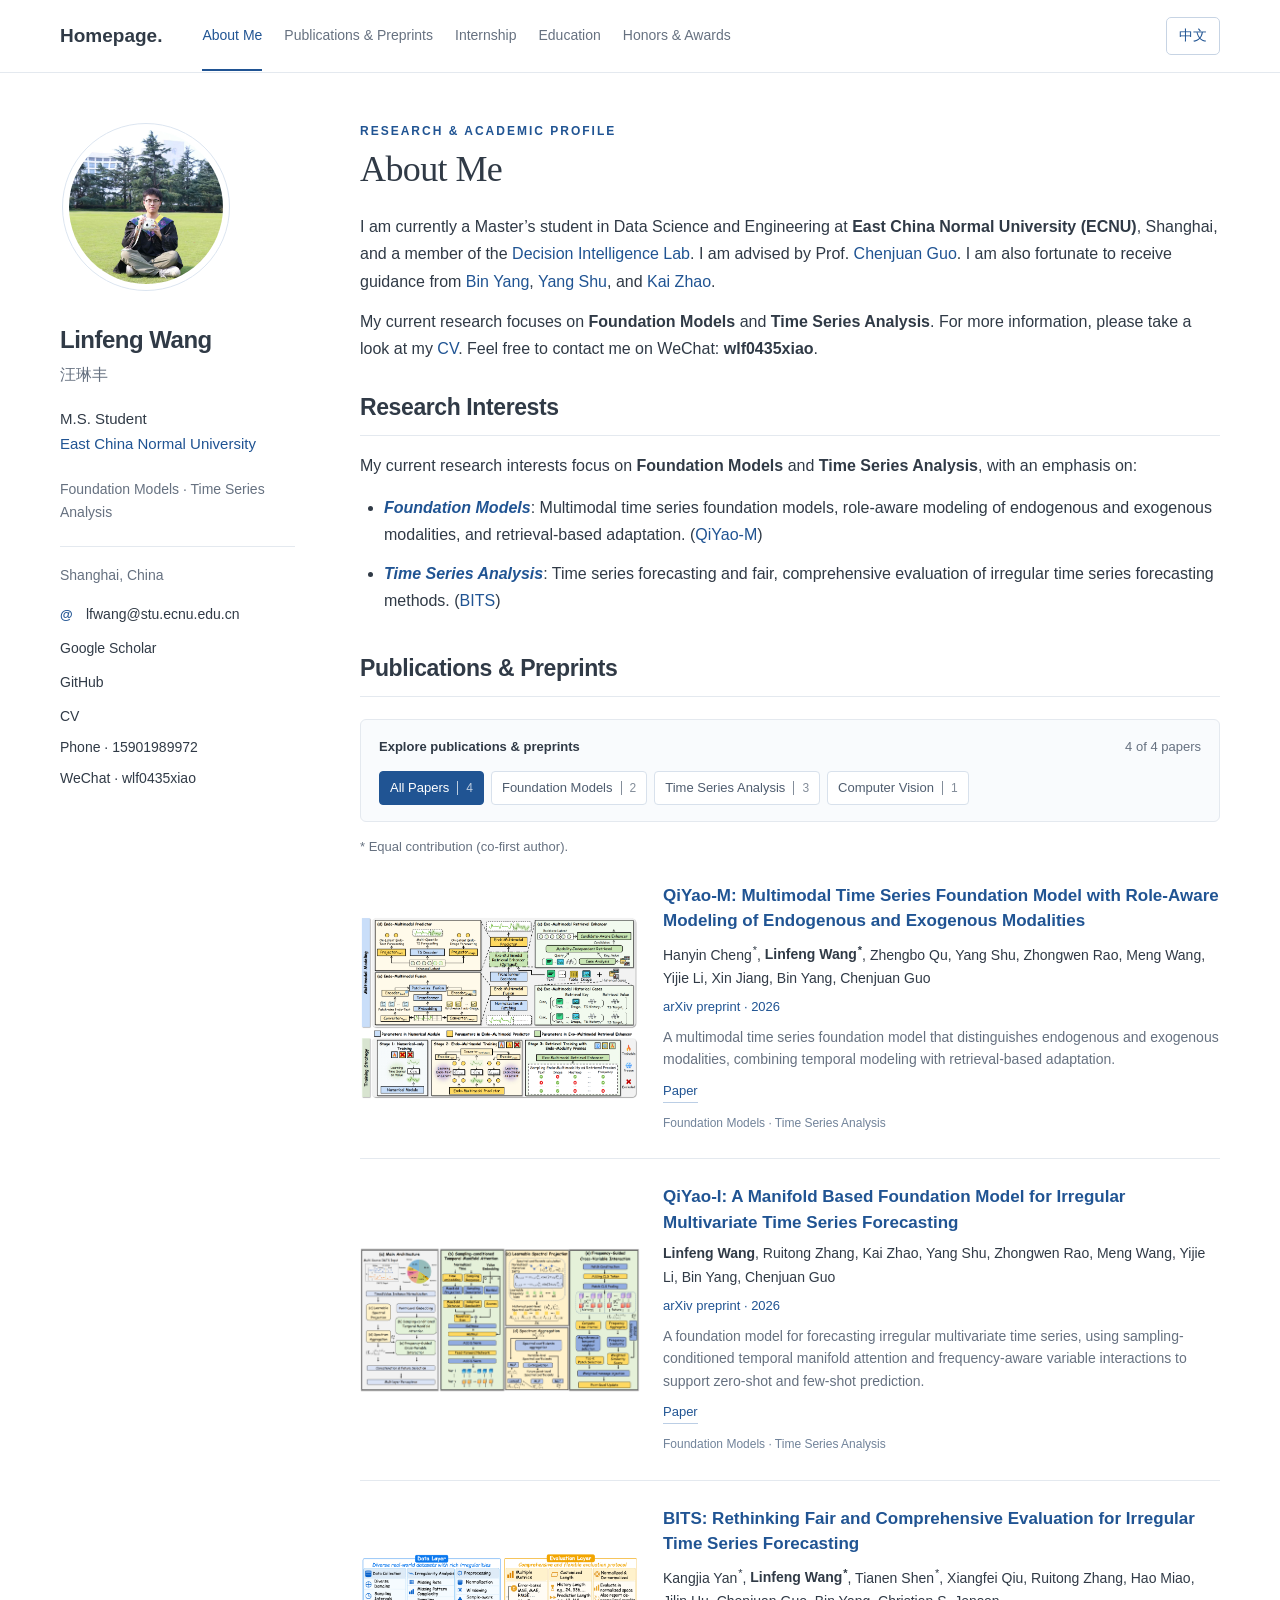
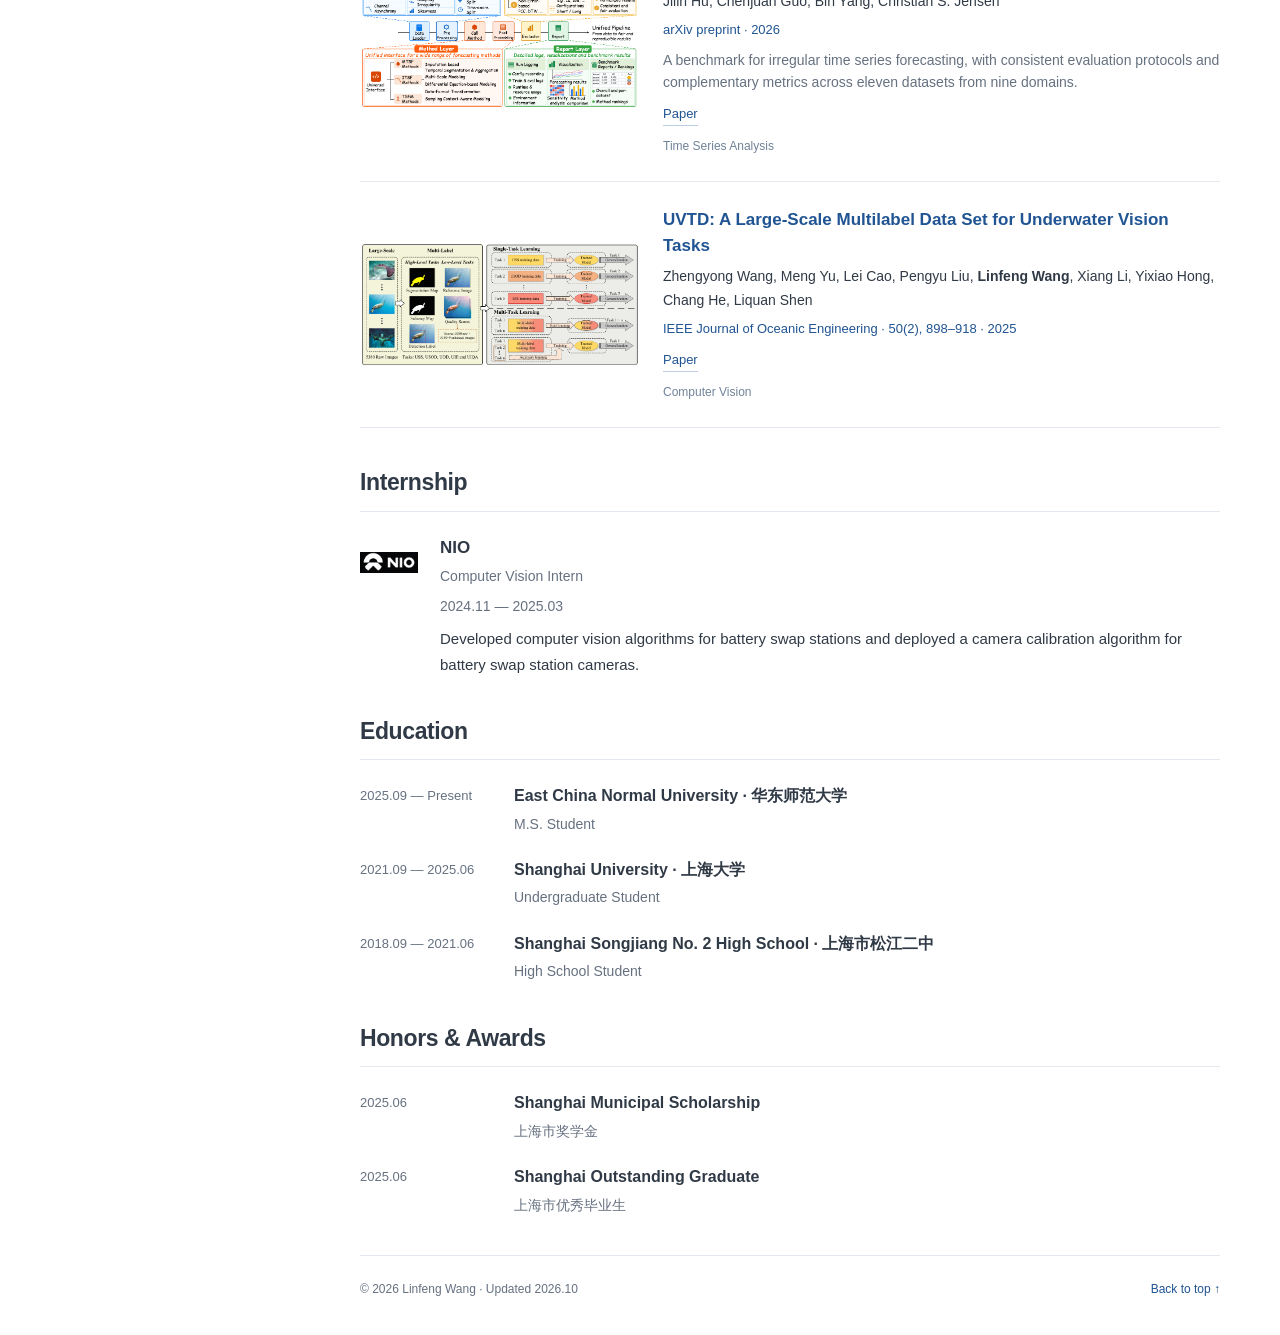
<file: index.html>
<!doctype html>
<html lang="en">
<head>
  <meta charset="utf-8">
  <meta name="viewport" content="width=device-width, initial-scale=1">
  <meta name="description" content="Linfeng Wang, M.S. student at East China Normal University. Foundation models and time series analysis.">
  <title>Linfeng Wang · Academic Homepage</title>
  <link rel="icon" type="image/jpeg" href="tu.jpg">
  <link rel="stylesheet" href="styles.css">
  <script defer src="content.js"></script>
  <script defer src="app.js"></script>
</head>
<body>
  <a class="skip-link" href="#about">Skip to content</a>
  <header class="site-header"><nav class="nav-wrap" aria-label="Main navigation">
    <a class="brand" href="#about">Homepage<span>.</span></a>
    <div class="nav-links"><a href="#about">About Me</a><a href="#news">News</a><a href="#publications">Publications &amp; Preprints</a><a href="#internship">Internship</a><a href="#education">Education</a><a href="#honors">Honors & Awards</a><a href="#service">Service</a></div>
  <button id="language-toggle" class="language-toggle" type="button" aria-label="切换为中文">中文</button></nav></header>
  <div class="page-layout">
    <aside class="profile" id="profile" aria-label="Profile"></aside>
    <main>
      <div id="demo-note" class="demo-note">设计预览 · 姓名、经历与论文均为占位示例，待替换为你的真实资料。</div>
      <section id="about"><div class="eyebrow">RESEARCH & ACADEMIC PROFILE</div><h1>About Me</h1><div id="bio"></div><h2 class="research-heading">Research Interests</h2><p id="research-intro"></p><ul id="interests" class="interests"></ul></section>
      <section id="news"><h2><span class="section-mark">01</span>News</h2><div id="news-list" class="news-list"></div></section>
      <section id="publications"><h2>Publications &amp; Preprints</h2><div class="filter-panel"><div class="filter-heading"><strong>Explore publications &amp; preprints</strong><span id="paper-count" aria-live="polite"></span></div><div id="filters" class="filters" aria-label="Filter publications and preprints"></div></div><p id="author-note" class="author-note">* Equal contribution (co-first author).</p><div id="papers"></div></section>
      <section id="internship"><h2>Internship</h2><div id="experience"></div></section>
      <section id="education"><h2>Education</h2><div id="education-list"></div></section>
      <section id="honors"><h2>Honors & Awards</h2><div id="honors-list"></div></section>
      <section id="service"><h2>Academic Service</h2><div id="service-list"></div></section>
      <footer><span id="footer-text"></span><a href="#about">Back to top ↑</a></footer>
    </main>
  </div>
  <noscript>Please enable JavaScript to display this homepage.</noscript>
</body>
</html>
</file>
<file: styles.css>
:root{--ink:#303a46;--muted:#667180;--blue:#205493;--line:#e4e9ef;--pale:#f5f8fc;--serif:Georgia,'Times New Roman',serif}
*{box-sizing:border-box}html{scroll-behavior:smooth;scroll-padding-top:98px}body{margin:0;background:#fff;color:var(--ink);font:16px/1.7 -apple-system,BlinkMacSystemFont,'Segoe UI',Arial,sans-serif}a{color:var(--blue);text-decoration:none}a:hover{text-decoration:underline;text-underline-offset:4px}button{font:inherit;cursor:pointer}a:focus-visible,button:focus-visible,summary:focus-visible{outline:3px solid #87b6ec;outline-offset:4px}.skip-link{position:fixed;top:-80px;left:12px;z-index:20;background:white;padding:10px}.skip-link:focus{top:8px}.site-header{position:sticky;top:0;background:rgba(255,255,255,.97);border-bottom:1px solid var(--line);z-index:10}.nav-wrap{max-width:1220px;margin:auto;min-height:72px;display:flex;align-items:center;gap:70px;padding:0 30px}.brand{font-size:19px;font-weight:750;color:var(--ink);white-space:nowrap}.brand span{color:var(--blue)}.nav-links{display:flex;gap:29px;align-items:center}.nav-links a{font-size:14px;color:var(--muted);padding:23px 0;white-space:nowrap}.nav-links a.active{color:var(--blue);box-shadow:inset 0 -2px var(--blue)}.page-layout{max-width:1220px;margin:0 auto;display:grid;grid-template-columns:235px minmax(0,1fr);gap:65px;padding:48px 30px 0}.profile{position:sticky;top:116px;align-self:start;padding-top:3px}.portrait{width:166px;height:166px;object-fit:cover;border-radius:50%;border:6px solid white;outline:1px solid #dce5f0;margin:0 0 26px 3px}.avatar-placeholder{display:grid;place-items:center;background:#edf3fb;color:#40628b;font:52px var(--serif);letter-spacing:-3px}.profile h2{font-size:24px;line-height:1.3;letter-spacing:-.5px;margin:0 0 6px}.chinese-name{font-size:16px;color:var(--muted);margin-bottom:17px}.role{font-size:15px;margin:0}.institution{font-size:15px;color:var(--blue);margin:0}.tagline{font-size:14px;margin:21px 0;color:var(--muted)}.location{font-size:14px;color:var(--muted);padding-top:17px;border-top:1px solid var(--line)}.socials{display:flex;flex-direction:column;gap:7px;margin:15px 0}.socials a{font-size:14px;color:var(--ink)}.social-symbol{display:inline-block;color:var(--blue);width:26px;font-size:13px;font-weight:700}.profile-note{font-size:13px;color:var(--muted)}main{min-width:0}.demo-note{font-size:13px;color:#67788e;background:var(--pale);padding:9px 13px;border-left:2px solid #b3c8e2;margin-bottom:26px}.eyebrow{font-size:12px;letter-spacing:2px;color:var(--blue);font-weight:600;margin-bottom:5px}h1{font:36px/1.3 var(--serif);letter-spacing:-.6px;margin:0 0 20px}p{margin:0 0 13px}section{margin-bottom:38px}h2{font-size:23px;letter-spacing:-.4px;line-height:1.4;margin:0 0 22px;padding-bottom:12px;border-bottom:1px solid var(--line)}.section-mark{font-size:12px;letter-spacing:1px;color:#8ca0b8;vertical-align:middle;margin-right:13px;font-weight:500}h3{font-size:17px;margin:25px 0 13px}.interests{border-left:2px solid #dce6f3;padding-left:19px;margin:20px 0}.interest{font-size:15px;margin:8px 0}.interest strong{color:var(--blue)}.entry{display:grid;grid-template-columns:138px 1fr;gap:16px;margin:0 0 20px}.entry time{font-size:13px;color:var(--muted);padding-top:3px}.entry strong{font-size:16px}.entry p{font-size:14px;color:var(--muted);margin:3px 0 0}.news-list{max-height:244px;overflow:auto;padding-right:10px}.news-item{display:grid;grid-template-columns:92px 1fr;gap:18px;margin:0 0 13px;font-size:15px}.news-item time{font:13px/1.8 ui-monospace,monospace;color:var(--muted)}.filter-panel{padding:16px 18px;border:1px solid var(--line);border-radius:6px;background:#f9fbfd;margin-bottom:8px}.filter-heading{display:flex;justify-content:space-between;gap:10px;align-items:center;margin-bottom:12px;font-size:13px}.filter-heading strong{font-weight:600}#paper-count{color:var(--muted)}.filters{display:flex;gap:7px;flex-wrap:wrap}.filter{border:1px solid #d8e1ec;border-radius:4px;color:#4f5d6f;background:white;padding:5px 10px;font-size:13px}.filter[aria-pressed=true]{background:var(--blue);border-color:var(--blue);color:white}.filter span{opacity:.7;border-left:1px solid currentColor;margin-left:8px;padding-left:8px;font-size:12px}.paper{display:grid;grid-template-columns:280px minmax(0,1fr);gap:23px;padding:25px 0;border-bottom:1px solid var(--line)}.paper-visual{background:#f1f5fa;min-height:118px;align-self:start;border:1px solid #e1e8f1;display:flex;flex-direction:column;justify-content:space-between;padding:16px;color:#6380a4;aspect-ratio:1.3}.paper-visual small{font-size:11px;letter-spacing:1.3px}.paper-visual span{font:23px/1.2 var(--serif);color:#47698f}.paper-image{width:100%;height:120px;object-fit:contain;background:var(--pale)}.paper h3{margin:0 0 7px;font-size:17px;line-height:1.5;color:var(--blue)}.authors{font-size:14px;margin-bottom:5px}.venue{font-size:13px;color:var(--blue);margin-bottom:8px}.abstract{font-size:14px;line-height:1.6;color:var(--muted);margin-bottom:9px}.paper-links{display:flex;gap:12px;flex-wrap:wrap;font-size:13px}.paper-links a{border-bottom:1px solid #bbcee5}.paper-tags{font-size:12px;color:#71839a;margin-top:10px}.citation{margin-top:12px;font-size:13px}.citation summary{cursor:pointer;color:var(--blue)}.citation pre{white-space:pre-wrap;overflow-wrap:anywhere;background:var(--pale);padding:12px}.citation button{background:white;border:1px solid var(--line);border-radius:3px;color:var(--blue);font-size:13px;padding:5px 10px}footer{display:flex;justify-content:space-between;gap:20px;border-top:1px solid var(--line);padding:23px 0 35px;font-size:12px;color:var(--muted)}
@media(min-width:1500px){.page-layout,.nav-wrap{max-width:1320px}.page-layout{gap:85px;grid-template-columns:235px minmax(0,1fr)}}
@media(max-width:1050px){.nav-wrap{gap:35px}.nav-links{gap:18px}.page-layout{gap:35px;grid-template-columns:205px minmax(0,1fr)}}
@media(max-width:800px){html{scroll-padding-top:120px}.nav-wrap{display:block;padding:12px 22px 0}.brand{font-size:18px}.nav-links{overflow-x:auto;gap:23px}.nav-links a{padding:10px 0 12px;font-size:13px}.page-layout{display:block;padding:28px 22px 0}.profile{position:static;display:grid;grid-template-columns:95px 1fr;gap:0 21px;margin-bottom:30px}.portrait{width:86px;height:86px;margin:4px 0 0;grid-row:1/5;font-size:30px}.profile h2{font-size:23px}.chinese-name{margin-bottom:8px}.tagline,.location,.socials,.profile-note{grid-column:1/-1}.tagline{margin:18px 0 0}.location{margin-top:13px;padding-top:11px}.socials{flex-direction:row;flex-wrap:wrap;gap:10px 20px;margin-bottom:0}.profile-note{margin:9px 0 0}h1{font-size:31px}.demo-note{margin-bottom:23px}.paper{grid-template-columns:220px minmax(0,1fr);gap:17px}.paper-visual{min-height:105px;padding:12px}.paper-visual span{font-size:19px}.entry{grid-template-columns:110px 1fr;gap:12px}}
@media(max-width:460px){.paper{grid-template-columns:1fr}.paper-visual{display:none}.paper-image{height:auto;max-height:none}.news-item{grid-template-columns:74px 1fr;gap:10px}.entry{grid-template-columns:1fr;gap:2px}.filter-heading{align-items:start}footer{flex-direction:column;gap:6px}}
@media(prefers-reduced-motion:reduce){html{scroll-behavior:auto}}

[hidden]{display:none!important}.author-note{font-size:13px;color:var(--muted);margin:14px 0 0}.authors sup{font-size:11px;margin-left:1px}.profile h2{border:0;padding:0}.paper-image{height:auto;max-height:none;object-fit:contain;background:white}

.socials{overflow-wrap:anywhere}.wechat{font-size:14px;color:var(--ink)}.internship-entry{display:flex;align-items:flex-start;gap:22px}.company-logo{width:58px;height:58px;object-fit:contain;flex-shrink:0}.internship-entry h3{margin:0 0 2px}.internship-role,.internship-period{font-size:14px;color:var(--muted);margin:0 0 7px}.internship-entry p:last-child{font-size:15px;margin:0}.nav-wrap{gap:40px}.nav-links{gap:22px;min-width:0;overflow-x:auto}

/* Larger, uncropped publication figures with readable text on smaller screens. */
.paper-image{align-self:center;height:auto;max-height:none}
.research-heading{margin-top:29px;margin-bottom:16px;font-size:23px}
.interests{border:0;padding-left:24px;margin:14px 0 0}
.interest{font-size:16px;margin:12px 0}
@media(min-width:801px) and (max-width:1100px){.paper{grid-template-columns:220px minmax(0,1fr)}}
@media(max-width:620px){.paper{grid-template-columns:1fr}.paper-image{width:100%;max-width:440px;justify-self:center}}

.language-toggle{flex-shrink:0;border:1px solid #c7d4e4;border-radius:5px;background:white;color:var(--blue);padding:6px 12px;font-size:14px;white-space:nowrap}.language-toggle:hover{background:var(--pale)}.nav-wrap{position:relative}.nav-links{flex:1}@media(max-width:800px){.language-toggle{position:absolute;right:22px;top:10px}.brand{display:inline-block;padding-right:95px}}
</file>
